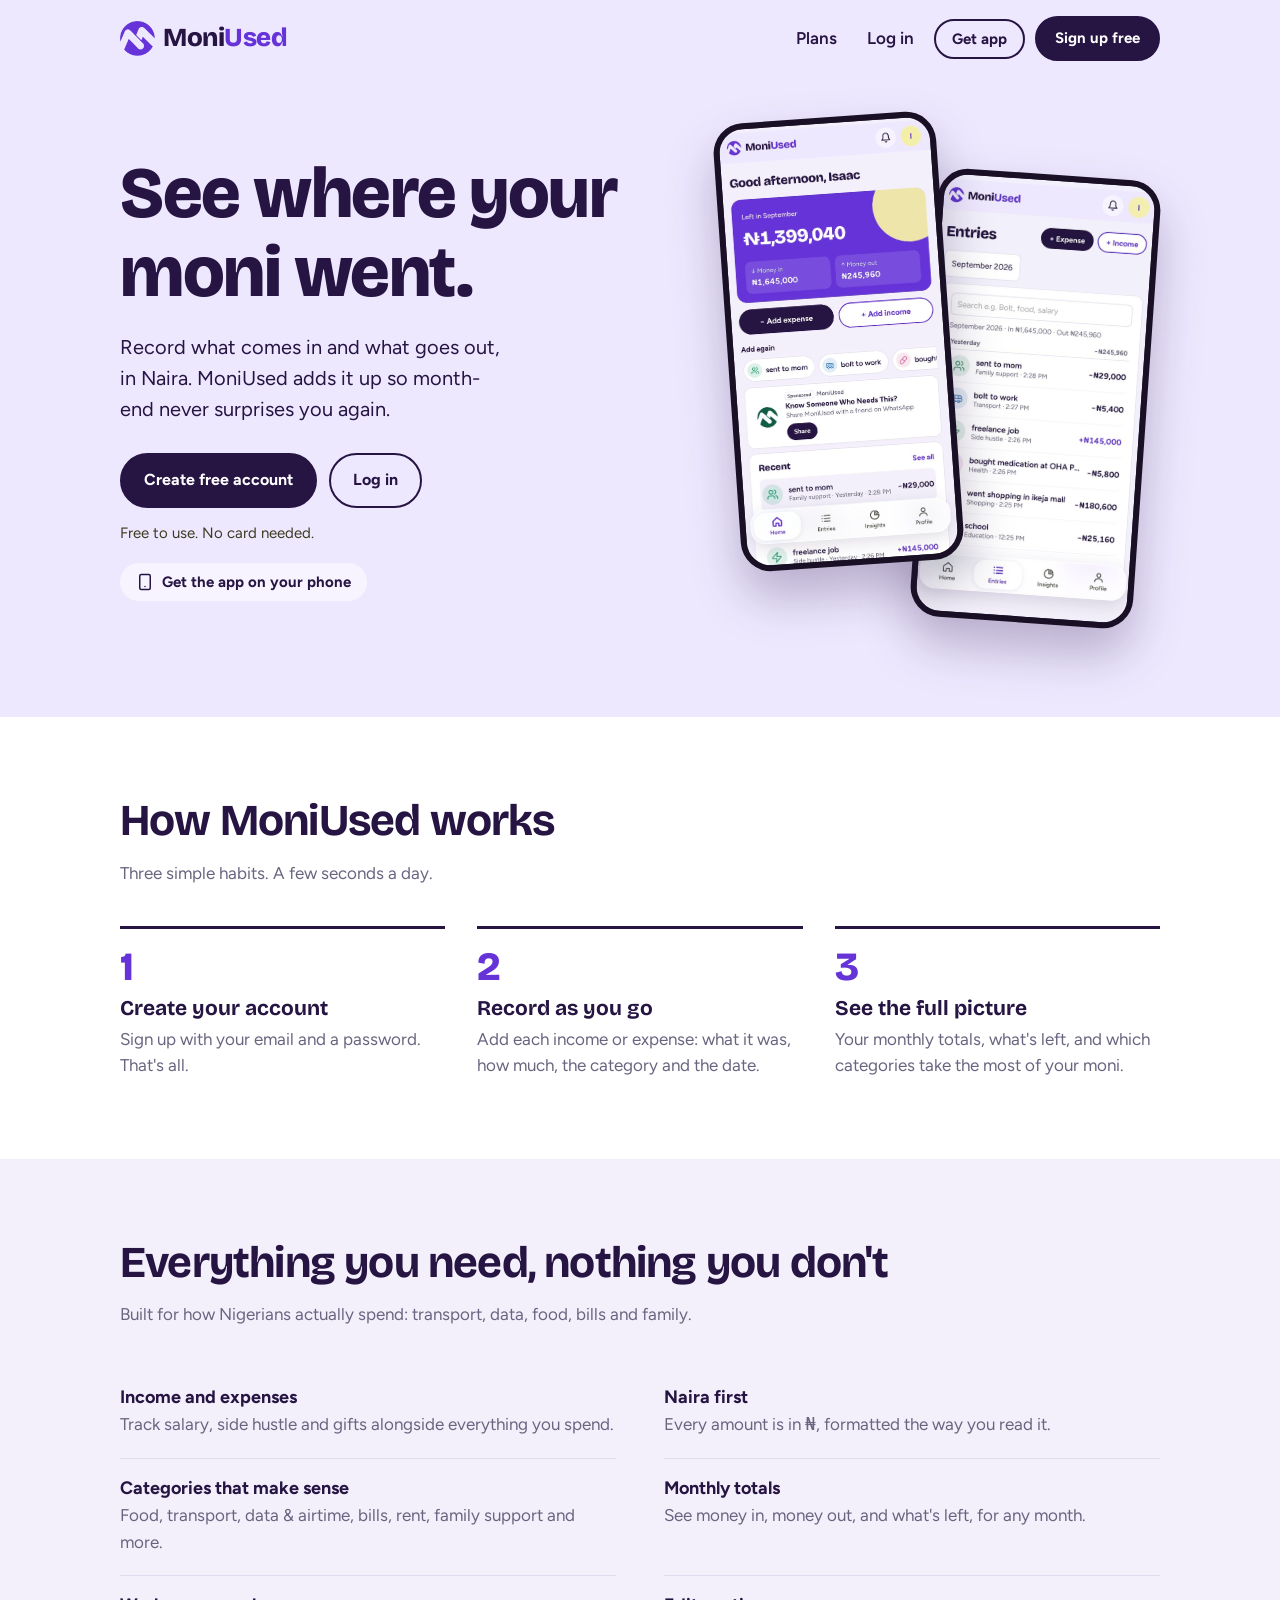
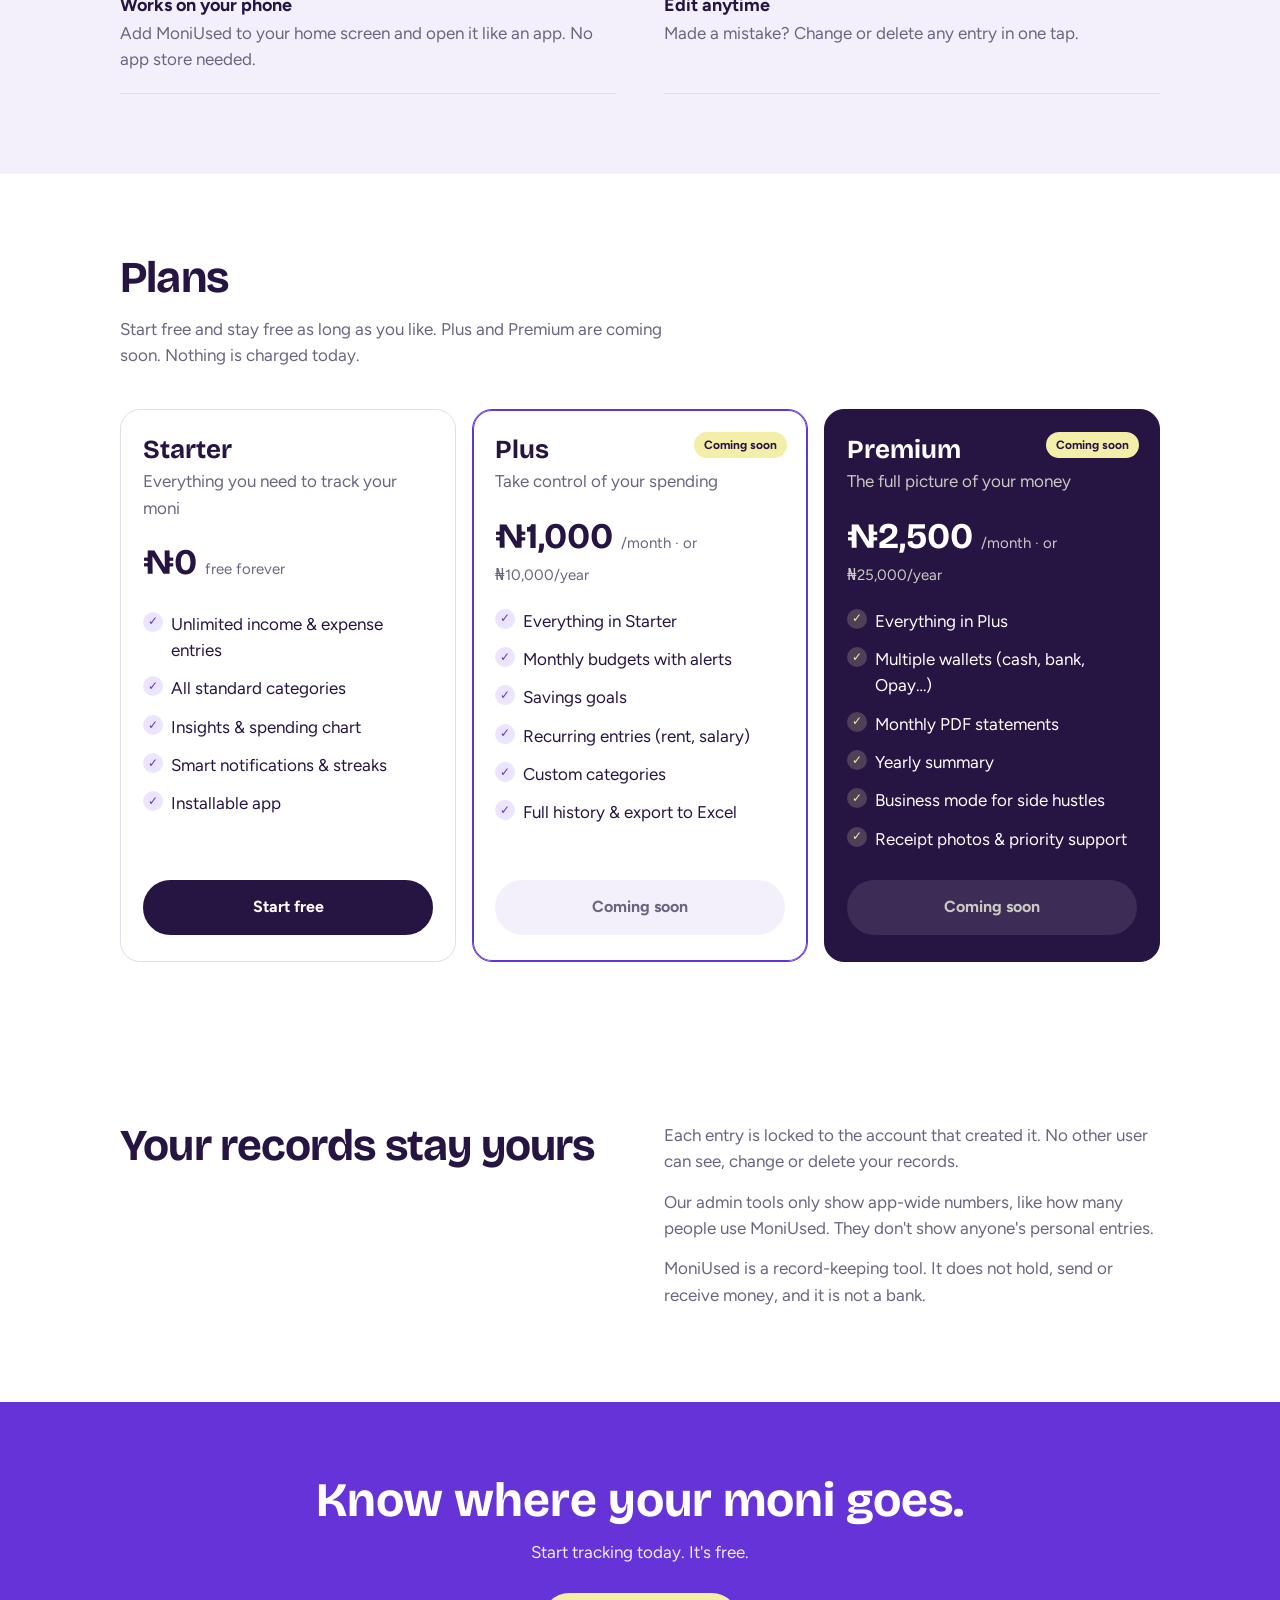
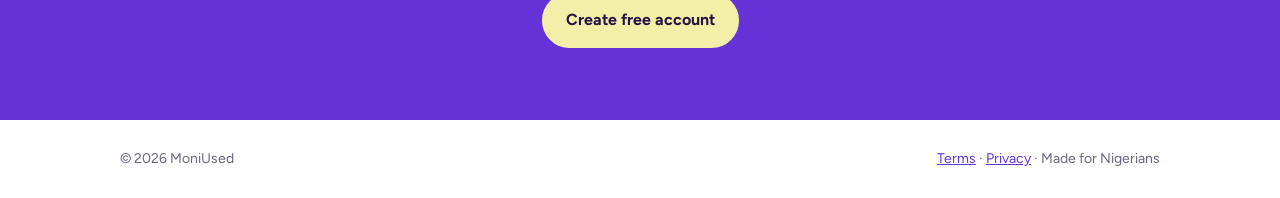
<file: index.html>
<!DOCTYPE html>
<html lang="en">
<head>
  <meta charset="UTF-8">
  <meta name="viewport" content="width=device-width, initial-scale=1">
  <title>MoniUsed – Free Expense Tracker for Nigerians | Track Your Naira Spending</title>
  <meta name="description" content="MoniUsed is a free expense tracker for Nigerians. Record your income and spending in Naira and see where your money goes every month.">
  <link rel="canonical" href="https://www.moniused.com/">
  <meta property="og:type" content="website">
  <meta property="og:site_name" content="MoniUsed">
  <meta property="og:title" content="MoniUsed – See where your moni went">
  <meta property="og:description" content="Free expense tracker for Nigerians. Track your income and spending in Naira and see where your money goes.">
  <meta property="og:url" content="https://www.moniused.com/">
  <meta property="og:image" content="https://www.moniused.com/og-image.png">
  <meta property="og:image:width" content="1200">
  <meta property="og:image:height" content="630">
  <meta name="twitter:card" content="summary_large_image">
  <meta name="twitter:title" content="MoniUsed – See where your moni went">
  <meta name="twitter:description" content="Free expense tracker for Nigerians. Track your income and spending in Naira and see where your money goes.">
  <meta name="twitter:image" content="https://www.moniused.com/og-image.png">
  <script type="application/ld+json">
  {"@context":"https://schema.org","@type":"SoftwareApplication","name":"MoniUsed","url":"https://www.moniused.com/",
   "applicationCategory":"FinanceApplication","operatingSystem":"Web, iOS, Android",
   "description":"Free expense tracker for Nigerians. Record income and spending in Naira and see where your money goes.",
   "offers":{"@type":"Offer","price":"0","priceCurrency":"NGN"}}
  </script>
  <meta name="theme-color" content="#eee8ff">
  <link rel="stylesheet" href="style.css">
  <link rel="manifest" href="manifest.json">
  <link rel="icon" href="favicon.png" type="image/png">
  <link rel="icon" href="favicon.ico" sizes="any">
  <link rel="apple-touch-icon" href="apple-touch-icon.png">
  <script>if ('serviceWorker' in navigator) navigator.serviceWorker.register('/sw.js');</script>
  <style>
    .nav .get-app { padding: 9px 16px; font-size: 15px; }
    .app-link {
      display: inline-flex; align-items: center; gap: 8px; margin-top: 18px;
      background: rgba(255,255,255,.55); border: 0; border-radius: 999px; padding: 10px 16px;
      font-family: var(--body); font-size: 15px; font-weight: 700; color: var(--ink); cursor: pointer;
    }
    .app-link:hover { background: rgba(255,255,255,.85); }
    .hero-phones { position: relative; width: 100%; max-width: 420px; justify-self: center; aspect-ratio: 420 / 520; }
    .hero-phones .ph {
      position: absolute; width: 53%; aspect-ratio: 540 / 1090; border-radius: 30px; background: #1a1026; padding: 6px;
      box-shadow: 0 26px 50px rgba(38, 20, 67, .28);
    }
    .hero-phones img { width: 100%; height: 100%; object-fit: cover; object-position: top; border-radius: 24px; display: block; }
    .hero-phones .one { left: 0; top: 0; transform: rotate(-4deg); z-index: 2; }
    .hero-phones .two { right: 0; top: 11%; transform: rotate(4deg); }
    @media (max-width: 480px) { .nav .get-app { display: none; } }
  </style>
</head>
<body>

  <header class="site-header">
    <div class="wrap">
      <a href="/" class="logo"><img src="logo-mark.png" class="logo-mark" alt="">Moni<span>Used</span></a>
      <nav class="nav">
        <a href="#plans" class="link">Plans</a>
        <a href="/auth" class="link">Log in</a>
        <button type="button" class="btn btn-light get-app" onclick="MoniInstall.show()">Get app</button>
        <a href="/auth?mode=signup" class="btn btn-dark">Sign up free</a>
      </nav>
    </div>
  </header>

  <main>
    <!-- HERO -->
    <section class="hero">
      <div class="wrap">
        <div>
          <h1>See where your moni went.</h1>
          <p class="lead">Record what comes in and what goes out, in Naira. MoniUsed adds it up so month-end never surprises you again.</p>
          <div class="actions">
            <a href="/auth?mode=signup" class="btn btn-dark">Create free account</a>
            <a href="/auth" class="btn btn-light">Log in</a>
          </div>
          <p class="note">Free to use. No card needed.</p>
          <button type="button" class="app-link" onclick="MoniInstall.show()"><svg class="ico ico-inline" viewBox="0 0 24 24" aria-hidden="true"><rect width="14" height="20" x="5" y="2" rx="2" ry="2"/><path d="M12 18h.01"/></svg> Get the app on your phone</button>
        </div>

        <div class="hero-phones" aria-label="MoniUsed app screens">
          <div class="ph one"><img src="hero-home.jpg" alt="MoniUsed home screen showing money left this month, money in and money out" width="540" height="1105"></div>
          <div class="ph two"><img src="hero-entries.jpg" alt="MoniUsed entries screen listing expenses and income by day" width="540" height="1068" loading="lazy"></div>
        </div>
      </div>
    </section>

    <!-- HOW IT WORKS -->
    <section class="block">
      <div class="wrap">
        <h2>How MoniUsed works</h2>
        <p class="intro">Three simple habits. A few seconds a day.</p>
        <ol class="steps">
          <li>
            <h3>Create your account</h3>
            <p>Sign up with your email and a password. That's all.</p>
          </li>
          <li>
            <h3>Record as you go</h3>
            <p>Add each income or expense: what it was, how much, the category and the date.</p>
          </li>
          <li>
            <h3>See the full picture</h3>
            <p>Your monthly totals, what's left, and which categories take the most of your moni.</p>
          </li>
        </ol>
      </div>
    </section>

    <!-- FEATURES -->
    <section class="block features-area">
      <div class="wrap">
        <h2>Everything you need, nothing you don't</h2>
        <p class="intro">Built for how Nigerians actually spend: transport, data, food, bills and family.</p>
        <div class="features">
          <div class="feature">
            <h3>Income and expenses</h3>
            <p>Track salary, side hustle and gifts alongside everything you spend.</p>
          </div>
          <div class="feature">
            <h3>Naira first</h3>
            <p>Every amount is in ₦, formatted the way you read it.</p>
          </div>
          <div class="feature">
            <h3>Categories that make sense</h3>
            <p>Food, transport, data &amp; airtime, bills, rent, family support and more.</p>
          </div>
          <div class="feature">
            <h3>Monthly totals</h3>
            <p>See money in, money out, and what's left, for any month.</p>
          </div>
          <div class="feature">
            <h3>Works on your phone</h3>
            <p>Add MoniUsed to your home screen and open it like an app. No app store needed.</p>
          </div>
          <div class="feature">
            <h3>Edit anytime</h3>
            <p>Made a mistake? Change or delete any entry in one tap.</p>
          </div>
        </div>
      </div>
    </section>

    <!-- PLANS -->
    <section class="block" id="plans">
      <div class="wrap">
        <h2>Plans</h2>
        <p class="intro">Start free and stay free as long as you like. Plus and Premium are coming soon. Nothing is charged today.</p>
        <div class="plans">
          <div class="plan">
            <h3>Starter</h3>
            <p class="plan-tag">Everything you need to track your moni</p>
            <p class="plan-price"><strong>₦0</strong> free forever</p>
            <ul>
              <li>Unlimited income &amp; expense entries</li>
              <li>All standard categories</li>
              <li>Insights &amp; spending chart</li>
              <li>Smart notifications &amp; streaks</li>
              <li>Installable app</li>
            </ul>
            <a href="/auth?mode=signup" class="btn btn-dark">Start free</a>
          </div>
          <div class="plan featured">
            <span class="soon">Coming soon</span>
            <h3>Plus</h3>
            <p class="plan-tag">Take control of your spending</p>
            <p class="plan-price"><strong>₦1,000</strong> /month · or ₦10,000/year</p>
            <ul>
              <li>Everything in Starter</li>
              <li>Monthly budgets with alerts</li>
              <li>Savings goals</li>
              <li>Recurring entries (rent, salary)</li>
              <li>Custom categories</li>
              <li>Full history &amp; export to Excel</li>
            </ul>
            <span class="btn btn-soon">Coming soon</span>
          </div>
          <div class="plan dark">
            <span class="soon">Coming soon</span>
            <h3>Premium</h3>
            <p class="plan-tag">The full picture of your money</p>
            <p class="plan-price"><strong>₦2,500</strong> /month · or ₦25,000/year</p>
            <ul>
              <li>Everything in Plus</li>
              <li>Multiple wallets (cash, bank, Opay…)</li>
              <li>Monthly PDF statements</li>
              <li>Yearly summary</li>
              <li>Business mode for side hustles</li>
              <li>Receipt photos &amp; priority support</li>
            </ul>
            <span class="btn btn-soon">Coming soon</span>
          </div>
        </div>
      </div>
    </section>

    <!-- PRIVACY -->
    <section class="block">
      <div class="wrap privacy">
        <h2>Your records stay yours</h2>
        <div>
          <p>Each entry is locked to the account that created it. No other user can see, change or delete your records.</p>
          <p>Our admin tools only show app-wide numbers, like how many people use MoniUsed. They don't show anyone's personal entries.</p>
          <p>MoniUsed is a record-keeping tool. It does not hold, send or receive money, and it is not a bank.</p>
        </div>
      </div>
    </section>

    <!-- FINAL CTA -->
    <section class="cta-band">
      <div class="wrap">
        <h2>Know where your moni goes.</h2>
        <p>Start tracking today. It's free.</p>
        <a href="/auth?mode=signup" class="btn btn-dark">Create free account</a>
      </div>
    </section>
  </main>

  <footer class="site-footer">
    <div class="wrap">
      <span>© <span id="year"></span> MoniUsed</span>
      <span><a href="/terms">Terms</a> · <a href="/privacy">Privacy</a> · Made for Nigerians</span>
    </div>
  </footer>

  <script src="install.js?v=2"></script>
  <script>
    document.getElementById('year').textContent = new Date().getFullYear();
  </script>
  <script>window.supabase = window.supabase || { createClient: () => null };</script>
  <script src="config.js"></script>
  <script src="track.js" defer></script>
</body>
</html>
</file>
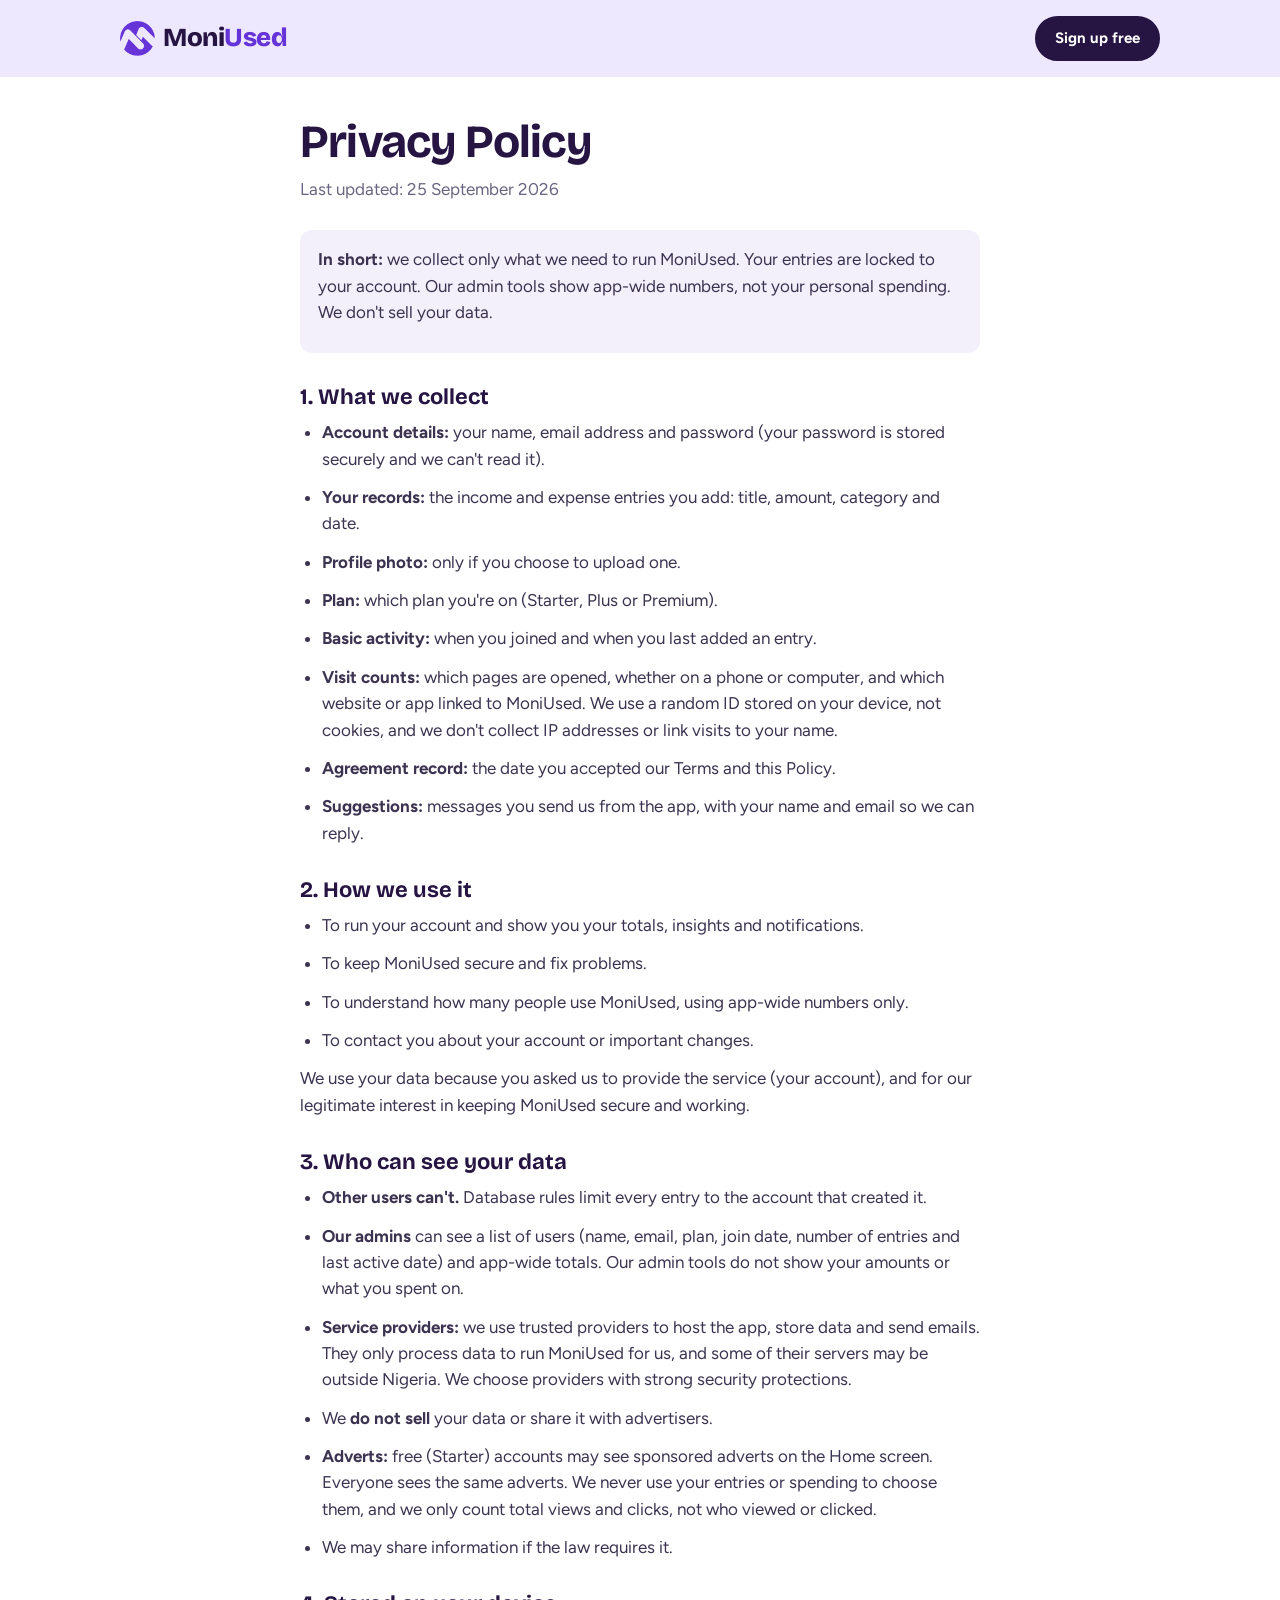
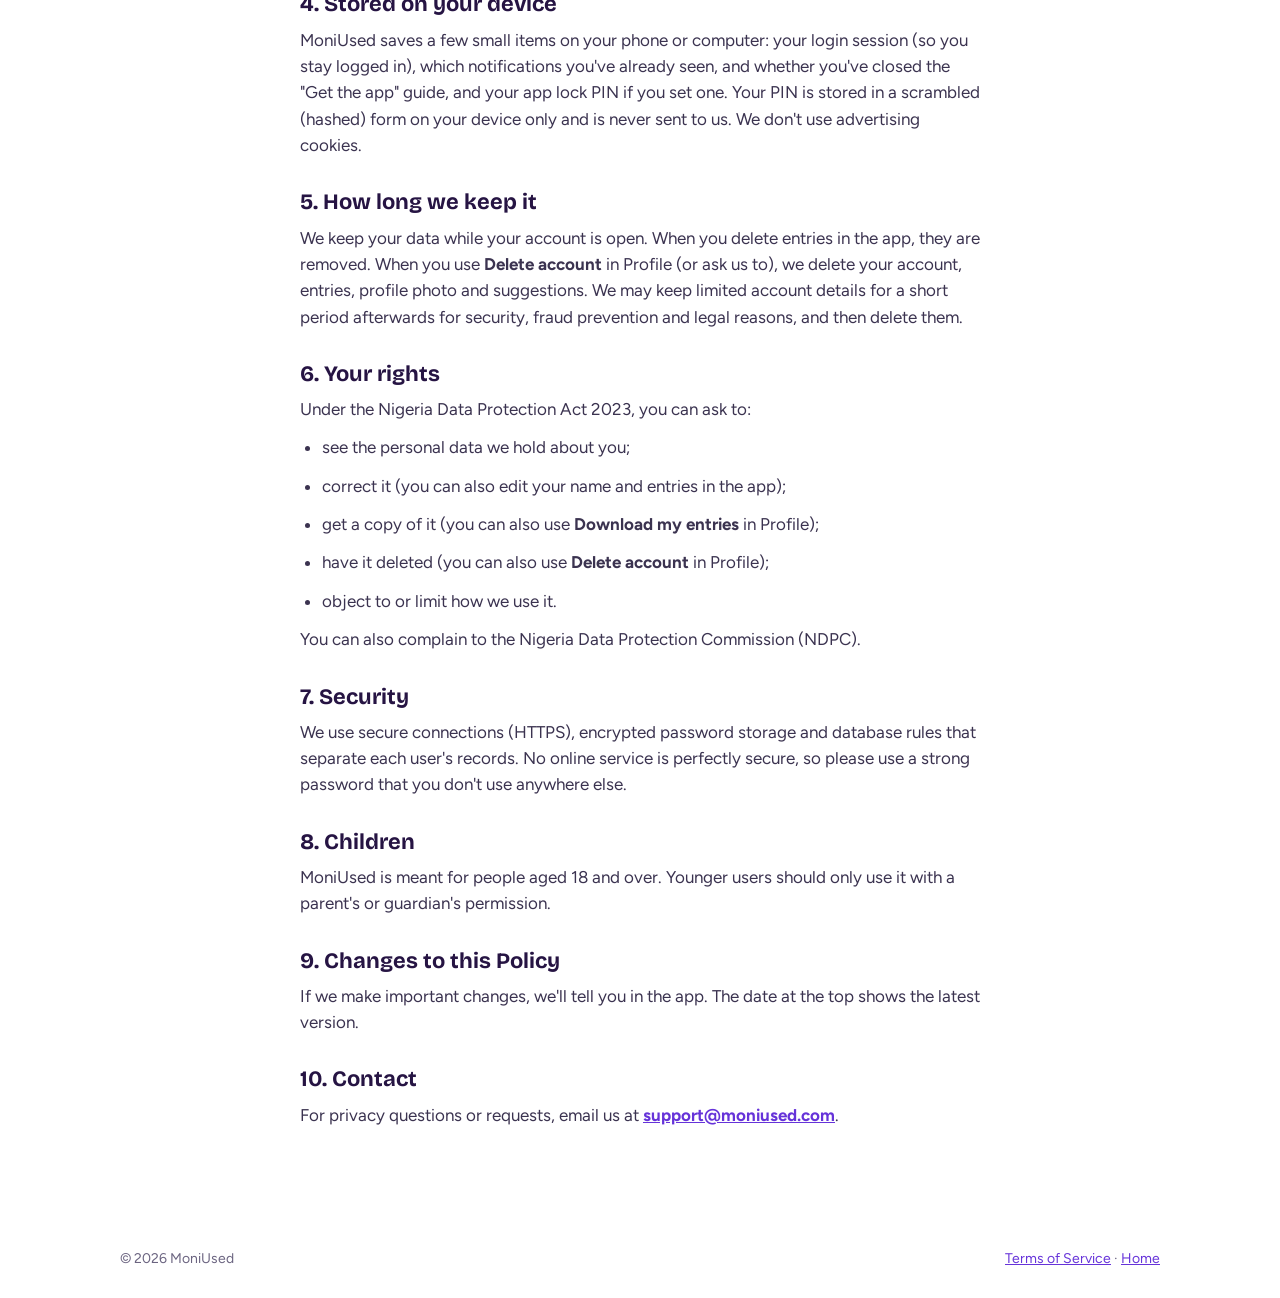
<file: privacy.html>
<!DOCTYPE html>
<html lang="en">
<head>
  <meta charset="UTF-8">
  <meta name="viewport" content="width=device-width, initial-scale=1">
  <title>Privacy Policy — MoniUsed</title>
  <meta name="theme-color" content="#eee8ff">
  <link rel="stylesheet" href="style.css">
  <link rel="icon" href="favicon.png" type="image/png">
  <link rel="icon" href="favicon.ico" sizes="any">
  <style>
    .legal { max-width: 720px; padding-top: 40px; padding-bottom: 80px; }
    .legal h1 { font-size: clamp(32px, 5vw, 46px); letter-spacing: -0.8px; margin-bottom: 8px; }
    .legal .updated { color: var(--muted); margin-bottom: 28px; }
    .legal h2 { font-size: 22px; margin: 32px 0 10px; }
    .legal p, .legal li { color: #3b3350; margin-bottom: 12px; }
    .legal ul { padding-left: 22px; }
    .legal .box { background: var(--soft); border-radius: 12px; padding: 16px 18px; margin: 20px 0; }
  </style>
</head>
<body>
  <header class="site-header">
    <div class="wrap">
      <a href="/" class="logo"><img src="logo-mark.png" class="logo-mark" alt="">Moni<span>Used</span></a>
      <nav class="nav"><a href="/auth?mode=signup" class="btn btn-dark">Sign up free</a></nav>
    </div>
  </header>

  <main class="wrap legal">
    <h1>Privacy Policy</h1>
    <p class="updated">Last updated: 25 September 2026</p>

    <div class="box">
      <p><b>In short:</b> we collect only what we need to run MoniUsed. Your entries are locked to your account. Our admin tools show app-wide numbers, not your personal spending. We don't sell your data.</p>
    </div>

    <h2>1. What we collect</h2>
    <ul>
      <li><b>Account details:</b> your name, email address and password (your password is stored securely and we can't read it).</li>
      <li><b>Your records:</b> the income and expense entries you add: title, amount, category and date.</li>
      <li><b>Profile photo:</b> only if you choose to upload one.</li>
      <li><b>Plan:</b> which plan you're on (Starter, Plus or Premium).</li>
      <li><b>Basic activity:</b> when you joined and when you last added an entry.</li>
      <li><b>Visit counts:</b> which pages are opened, whether on a phone or computer, and which website or app linked to MoniUsed. We use a random ID stored on your device, not cookies, and we don't collect IP addresses or link visits to your name.</li>
      <li><b>Agreement record:</b> the date you accepted our Terms and this Policy.</li>
      <li><b>Suggestions:</b> messages you send us from the app, with your name and email so we can reply.</li>
    </ul>

    <h2>2. How we use it</h2>
    <ul>
      <li>To run your account and show you your totals, insights and notifications.</li>
      <li>To keep MoniUsed secure and fix problems.</li>
      <li>To understand how many people use MoniUsed, using app-wide numbers only.</li>
      <li>To contact you about your account or important changes.</li>
    </ul>
    <p>We use your data because you asked us to provide the service (your account), and for our legitimate interest in keeping MoniUsed secure and working.</p>

    <h2>3. Who can see your data</h2>
    <ul>
      <li><b>Other users can't.</b> Database rules limit every entry to the account that created it.</li>
      <li><b>Our admins</b> can see a list of users (name, email, plan, join date, number of entries and last active date) and app-wide totals. Our admin tools do not show your amounts or what you spent on.</li>
      <li><b>Service providers:</b> we use trusted providers to host the app, store data and send emails. They only process data to run MoniUsed for us, and some of their servers may be outside Nigeria. We choose providers with strong security protections.</li>
      <li>We <b>do not sell</b> your data or share it with advertisers.</li>
      <li><b>Adverts:</b> free (Starter) accounts may see sponsored adverts on the Home screen. Everyone sees the same adverts. We never use your entries or spending to choose them, and we only count total views and clicks, not who viewed or clicked.</li>
      <li>We may share information if the law requires it.</li>
    </ul>

    <h2>4. Stored on your device</h2>
    <p>MoniUsed saves a few small items on your phone or computer: your login session (so you stay logged in), which notifications you've already seen, and whether you've closed the "Get the app" guide, and your app lock PIN if you set one. Your PIN is stored in a scrambled (hashed) form on your device only and is never sent to us. We don't use advertising cookies.</p>

    <h2>5. How long we keep it</h2>
    <p>We keep your data while your account is open. When you delete entries in the app, they are removed. When you use <b>Delete account</b> in Profile (or ask us to), we delete your account, entries, profile photo and suggestions. We may keep limited account details for a short period afterwards for security, fraud prevention and legal reasons, and then delete them.</p>

    <h2>6. Your rights</h2>
    <p>Under the Nigeria Data Protection Act 2023, you can ask to:</p>
    <ul>
      <li>see the personal data we hold about you;</li>
      <li>correct it (you can also edit your name and entries in the app);</li>
      <li>get a copy of it (you can also use <b>Download my entries</b> in Profile);</li>
      <li>have it deleted (you can also use <b>Delete account</b> in Profile);</li>
      <li>object to or limit how we use it.</li>
    </ul>
    <p>You can also complain to the Nigeria Data Protection Commission (NDPC).</p>

    <h2>7. Security</h2>
    <p>We use secure connections (HTTPS), encrypted password storage and database rules that separate each user's records. No online service is perfectly secure, so please use a strong password that you don't use anywhere else.</p>

    <h2>8. Children</h2>
    <p>MoniUsed is meant for people aged 18 and over. Younger users should only use it with a parent's or guardian's permission.</p>

    <h2>9. Changes to this Policy</h2>
    <p>If we make important changes, we'll tell you in the app. The date at the top shows the latest version.</p>

    <h2>10. Contact</h2>
    <p>For privacy questions or requests, email us at <a href="mailto:support@moniused.com"><b>support@moniused.com</b></a>.</p>
  </main>

  <footer class="site-footer">
    <div class="wrap">
      <span>© 2026 MoniUsed</span>
      <span><a href="/terms">Terms of Service</a> · <a href="/">Home</a></span>
    </div>
  </footer>
  <script>window.supabase = window.supabase || { createClient: () => null };</script>
  <script src="config.js"></script>
  <script src="track.js" defer></script>
</body>
</html>
</file>
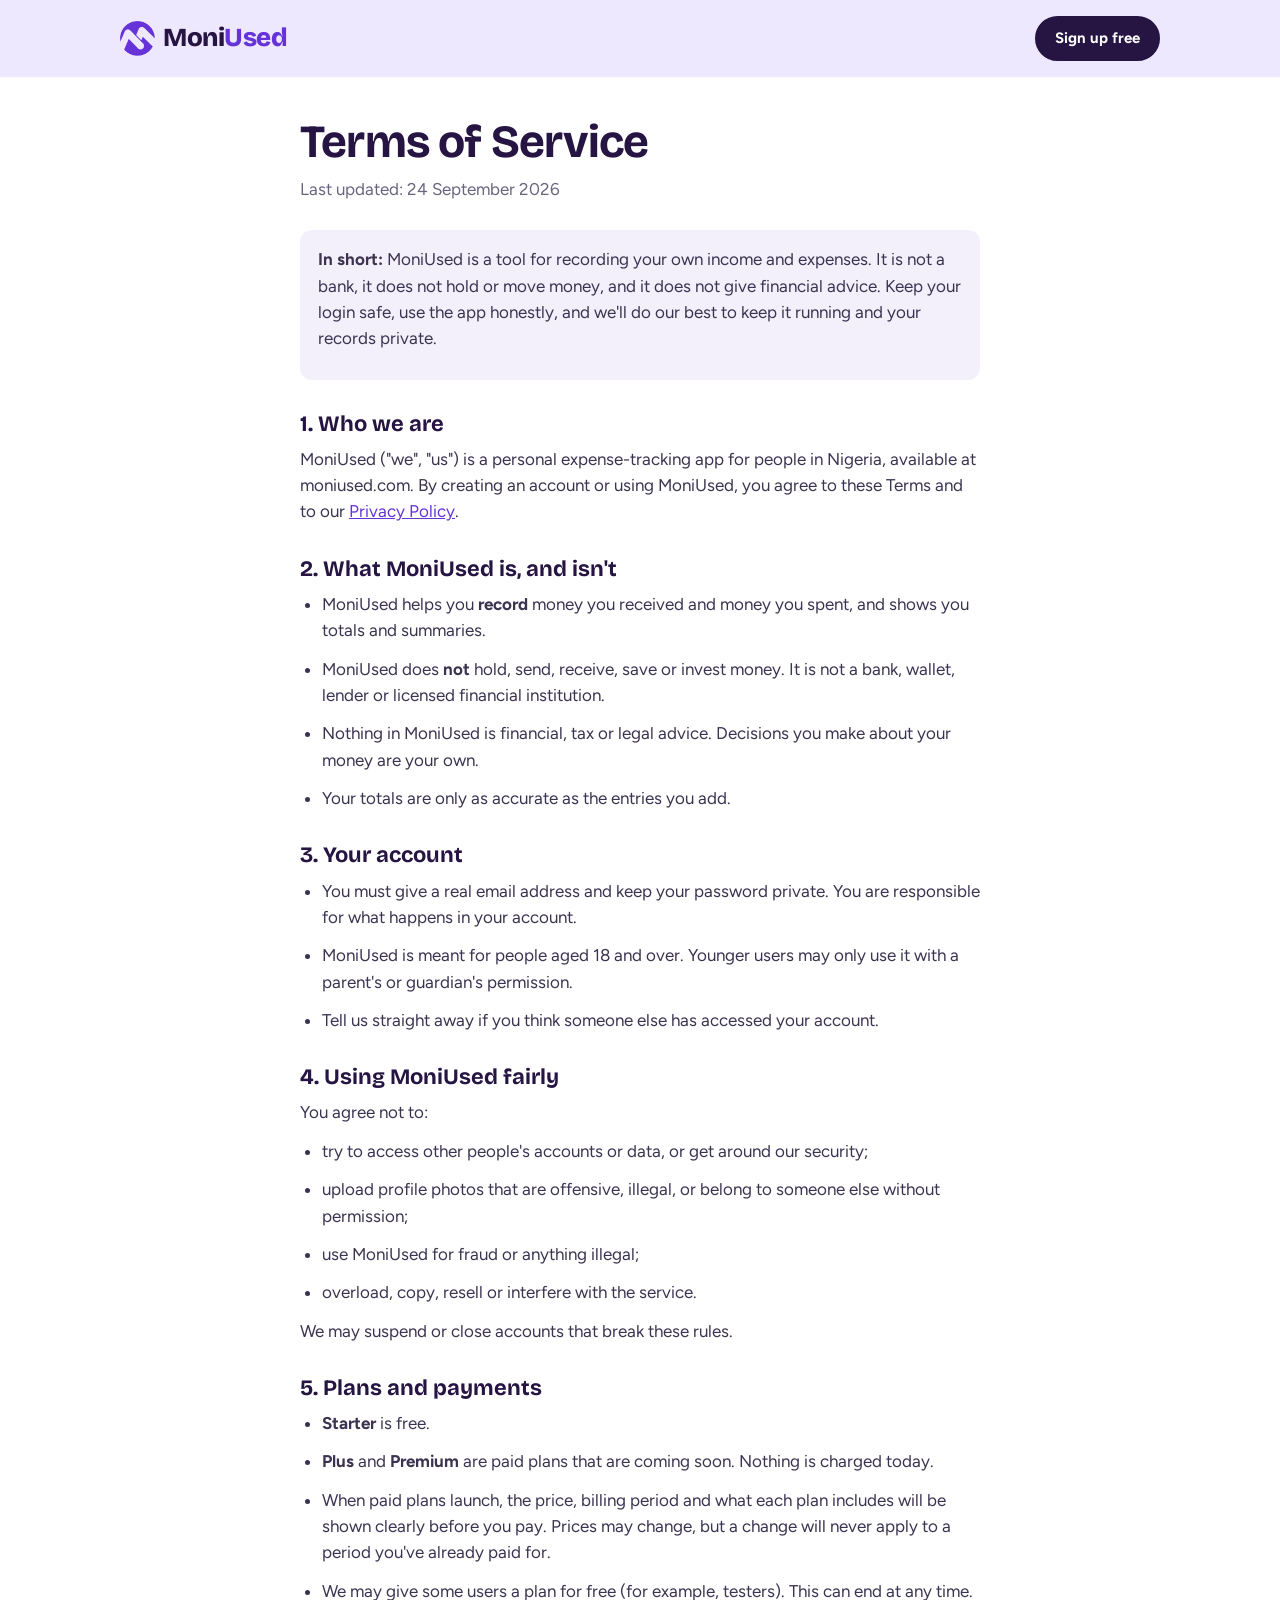
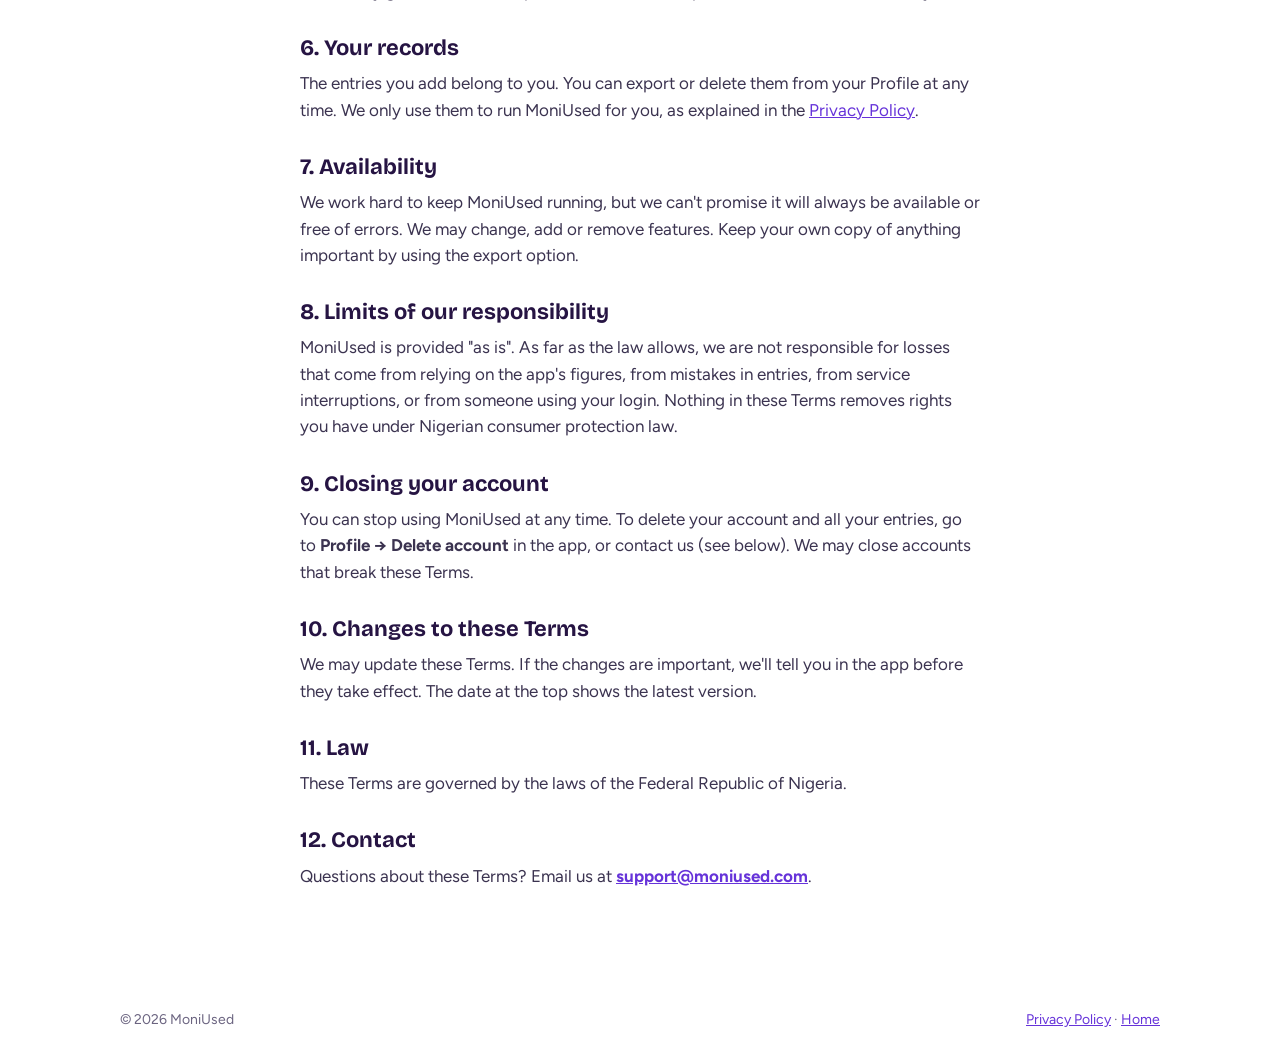
<file: terms.html>
<!DOCTYPE html>
<html lang="en">
<head>
  <meta charset="UTF-8">
  <meta name="viewport" content="width=device-width, initial-scale=1">
  <title>Terms of Service — MoniUsed</title>
  <meta name="theme-color" content="#eee8ff">
  <link rel="stylesheet" href="style.css">
  <link rel="icon" href="favicon.png" type="image/png">
  <link rel="icon" href="favicon.ico" sizes="any">
  <style>
    .legal { max-width: 720px; padding-top: 40px; padding-bottom: 80px; }
    .legal h1 { font-size: clamp(32px, 5vw, 46px); letter-spacing: -0.8px; margin-bottom: 8px; }
    .legal .updated { color: var(--muted); margin-bottom: 28px; }
    .legal h2 { font-size: 22px; margin: 32px 0 10px; }
    .legal p, .legal li { color: #3b3350; margin-bottom: 12px; }
    .legal ul { padding-left: 22px; }
    .legal .box { background: var(--soft); border-radius: 12px; padding: 16px 18px; margin: 20px 0; }
  </style>
</head>
<body>
  <header class="site-header">
    <div class="wrap">
      <a href="/" class="logo"><img src="logo-mark.png" class="logo-mark" alt="">Moni<span>Used</span></a>
      <nav class="nav"><a href="/auth?mode=signup" class="btn btn-dark">Sign up free</a></nav>
    </div>
  </header>

  <main class="wrap legal">
    <h1>Terms of Service</h1>
    <p class="updated">Last updated: 24 September 2026</p>

    <div class="box">
      <p><b>In short:</b> MoniUsed is a tool for recording your own income and expenses. It is not a bank, it does not hold or move money, and it does not give financial advice. Keep your login safe, use the app honestly, and we'll do our best to keep it running and your records private.</p>
    </div>

    <h2>1. Who we are</h2>
    <p>MoniUsed ("we", "us") is a personal expense-tracking app for people in Nigeria, available at moniused.com. By creating an account or using MoniUsed, you agree to these Terms and to our <a href="/privacy">Privacy Policy</a>.</p>

    <h2>2. What MoniUsed is, and isn't</h2>
    <ul>
      <li>MoniUsed helps you <b>record</b> money you received and money you spent, and shows you totals and summaries.</li>
      <li>MoniUsed does <b>not</b> hold, send, receive, save or invest money. It is not a bank, wallet, lender or licensed financial institution.</li>
      <li>Nothing in MoniUsed is financial, tax or legal advice. Decisions you make about your money are your own.</li>
      <li>Your totals are only as accurate as the entries you add.</li>
    </ul>

    <h2>3. Your account</h2>
    <ul>
      <li>You must give a real email address and keep your password private. You are responsible for what happens in your account.</li>
      <li>MoniUsed is meant for people aged 18 and over. Younger users may only use it with a parent's or guardian's permission.</li>
      <li>Tell us straight away if you think someone else has accessed your account.</li>
    </ul>

    <h2>4. Using MoniUsed fairly</h2>
    <p>You agree not to:</p>
    <ul>
      <li>try to access other people's accounts or data, or get around our security;</li>
      <li>upload profile photos that are offensive, illegal, or belong to someone else without permission;</li>
      <li>use MoniUsed for fraud or anything illegal;</li>
      <li>overload, copy, resell or interfere with the service.</li>
    </ul>
    <p>We may suspend or close accounts that break these rules.</p>

    <h2>5. Plans and payments</h2>
    <ul>
      <li><b>Starter</b> is free.</li>
      <li><b>Plus</b> and <b>Premium</b> are paid plans that are coming soon. Nothing is charged today.</li>
      <li>When paid plans launch, the price, billing period and what each plan includes will be shown clearly before you pay. Prices may change, but a change will never apply to a period you've already paid for.</li>
      <li>We may give some users a plan for free (for example, testers). This can end at any time.</li>
    </ul>

    <h2>6. Your records</h2>
    <p>The entries you add belong to you. You can export or delete them from your Profile at any time. We only use them to run MoniUsed for you, as explained in the <a href="/privacy">Privacy Policy</a>.</p>

    <h2>7. Availability</h2>
    <p>We work hard to keep MoniUsed running, but we can't promise it will always be available or free of errors. We may change, add or remove features. Keep your own copy of anything important by using the export option.</p>

    <h2>8. Limits of our responsibility</h2>
    <p>MoniUsed is provided "as is". As far as the law allows, we are not responsible for losses that come from relying on the app's figures, from mistakes in entries, from service interruptions, or from someone using your login. Nothing in these Terms removes rights you have under Nigerian consumer protection law.</p>

    <h2>9. Closing your account</h2>
    <p>You can stop using MoniUsed at any time. To delete your account and all your entries, go to <b>Profile → Delete account</b> in the app, or contact us (see below). We may close accounts that break these Terms.</p>

    <h2>10. Changes to these Terms</h2>
    <p>We may update these Terms. If the changes are important, we'll tell you in the app before they take effect. The date at the top shows the latest version.</p>

    <h2>11. Law</h2>
    <p>These Terms are governed by the laws of the Federal Republic of Nigeria.</p>

    <h2>12. Contact</h2>
    <p>Questions about these Terms? Email us at <a href="mailto:support@moniused.com"><b>support@moniused.com</b></a>.</p>
  </main>

  <footer class="site-footer">
    <div class="wrap">
      <span>© 2026 MoniUsed</span>
      <span><a href="/privacy">Privacy Policy</a> · <a href="/">Home</a></span>
    </div>
  </footer>
  <script>window.supabase = window.supabase || { createClient: () => null };</script>
  <script src="config.js"></script>
  <script src="track.js" defer></script>
</body>
</html>
</file>
<file: style.css>
/* MoniUsed - shared styles */
@import url('https://fonts.googleapis.com/css2?family=Bricolage+Grotesque:opsz,wght@12..96,600;12..96,800&family=Figtree:wght@400;500;600;700&display=swap');

:root {
  /* Violet + soft lemon theme.
     (Variable names kept from the old theme so nothing breaks:
      --green is now the main violet, --yellow is the light lavender background.) */
  --ink: #261443;
  --muted: #6b6480;
  --paper: #ffffff;
  --soft: #f3f0fb;
  --line: #e2dcf0;
  --green: #6633d9;
  --green-dark: #4e22b5;
  --yellow: #eee8ff;
  --lemon: #f4efa8;
  --tint: #ece5ff;
  --red: #b3261e;
  --radius: 12px;
  --head: 'Bricolage Grotesque', 'Arial Black', sans-serif;
  --body: 'Figtree', system-ui, -apple-system, 'Segoe UI', sans-serif;
}

* { box-sizing: border-box; margin: 0; padding: 0; }

body {
  font-family: var(--body);
  color: var(--ink);
  background: var(--paper);
  line-height: 1.55;
  font-size: 17px;
}

img { max-width: 100%; }
a { color: var(--green); }

:focus-visible { outline: 3px solid var(--green); outline-offset: 2px; }

.wrap { width: 100%; max-width: 1080px; margin: 0 auto; padding: 0 20px; }

h1, h2, h3 { font-family: var(--head); line-height: 1.1; }

/* Buttons */
.btn {
  display: inline-block;
  padding: 13px 22px;
  border-radius: 999px;
  font-weight: 700;
  font-size: 16px;
  text-decoration: none;
  border: 2px solid var(--ink);
  cursor: pointer;
  font-family: var(--body);
}
.btn-dark { background: var(--ink); color: #fff; }
.btn-dark:hover { background: var(--green-dark); border-color: var(--green-dark); }
.btn-light { background: transparent; color: var(--ink); }
.btn-light:hover { background: rgba(0,0,0,.06); }

/* Header */
.site-header { background: var(--yellow); }
.site-header .wrap {
  display: flex; align-items: center; justify-content: space-between;
  padding-top: 16px; padding-bottom: 16px;
}
.logo {
  font-family: var(--head); font-weight: 800; font-size: 26px;
  color: var(--ink); text-decoration: none; letter-spacing: -0.5px;
}
.logo span { color: var(--green); }
.logo { display: inline-flex; align-items: center; }
.logo-mark { width: 1.35em; height: 1.35em; flex: 0 0 auto; margin-right: 8px; }
/* Line icons (replace emojis) */
.ico { width: 20px; height: 20px; fill: none; stroke: currentColor; stroke-width: 2; stroke-linecap: round; stroke-linejoin: round; display: block; flex: 0 0 auto; }
.ico-inline { display: inline-block; vertical-align: -3px; width: 18px; height: 18px; }
.nav { display: flex; gap: 10px; align-items: center; }
.nav a.link { color: var(--ink); font-weight: 600; text-decoration: none; padding: 8px 10px; }
.nav .btn { padding: 9px 18px; font-size: 15px; }

/* Hero */
.hero { background: var(--yellow); padding: 40px 0 80px; }
.hero .wrap {
  display: grid; grid-template-columns: 1.1fr 0.9fr; gap: 48px; align-items: center;
}
.hero h1 { font-size: clamp(40px, 6.5vw, 72px); font-weight: 800; letter-spacing: -1.5px; }
.hero p.lead { font-size: 20px; margin: 20px 0 28px; max-width: 30ch; }
.hero .actions { display: flex; flex-wrap: wrap; gap: 12px; }
.hero .note { margin-top: 14px; font-size: 15px; color: #3d3a22; }

/* Receipt card in hero */
.receipt {
  background: #fff;
  border-radius: 6px;
  padding: 26px 24px 20px;
  box-shadow: 0 18px 40px rgba(38, 20, 67, .18);
  transform: rotate(2deg);
  max-width: 380px;
  justify-self: center;
  width: 100%;
}
.receipt h3 { font-size: 20px; }
.receipt .sub { color: var(--muted); font-size: 14px; margin-bottom: 14px; }
.receipt ul { list-style: none; border-top: 2px dashed var(--line); }
.receipt li {
  display: flex; justify-content: space-between; gap: 12px;
  padding: 9px 0; border-bottom: 1px solid var(--soft); font-size: 15px;
}
.receipt li small { display: block; color: var(--muted); font-size: 12.5px; }
.amt { font-variant-numeric: tabular-nums; font-weight: 700; white-space: nowrap; }
.amt.in { color: var(--green); }
.amt.out { color: var(--ink); }
.receipt .totals {
  border-top: 2px dashed var(--line); margin-top: 6px; padding-top: 12px;
  display: grid; grid-template-columns: repeat(3, 1fr); gap: 8px; text-align: center;
}
.receipt .totals div { font-size: 13px; color: var(--muted); }
.receipt .totals strong { display: block; font-size: 16px; color: var(--ink); font-variant-numeric: tabular-nums; }
.receipt .totals .left strong { color: var(--green); }

/* Sections */
section.block { padding: 80px 0; }
section.block h2 { font-size: clamp(30px, 4vw, 44px); letter-spacing: -0.8px; margin-bottom: 14px; }
section.block .intro { color: var(--muted); max-width: 52ch; margin-bottom: 40px; }

/* How it works */
.steps { list-style: none; display: grid; grid-template-columns: repeat(3, 1fr); gap: 32px; counter-reset: step; }
.steps li { counter-increment: step; border-top: 3px solid var(--ink); padding-top: 18px; }
.steps li::before {
  content: counter(step);
  font-family: var(--head); font-weight: 800; font-size: 40px; color: var(--green);
  display: block; line-height: 1; margin-bottom: 10px;
}
.steps h3 { font-size: 21px; margin-bottom: 6px; }
.steps p { color: var(--muted); }

/* Features */
.features-area { background: var(--soft); }
.features { display: grid; grid-template-columns: repeat(2, 1fr); gap: 0 48px; }
.feature { padding: 20px 0; border-bottom: 1px solid var(--line); }
.feature h3 { font-family: var(--body); font-size: 18px; font-weight: 700; margin-bottom: 4px; }
.feature p { color: var(--muted); }

/* Privacy */
.privacy { display: grid; grid-template-columns: 1fr 1fr; gap: 48px; align-items: start; }
.privacy p { color: var(--muted); margin-bottom: 14px; }

/* Final call to action */
.cta-band { background: var(--green); color: #fff; padding: 72px 0; text-align: center; }
.cta-band h2 { font-size: clamp(30px, 4.5vw, 48px); margin-bottom: 12px; }
.cta-band p { opacity: .9; margin-bottom: 28px; }
.cta-band .btn-dark { background: var(--lemon); color: var(--ink); border-color: var(--lemon); }
.cta-band .btn-dark:hover { background: #fff; border-color: #fff; }

/* Footer */
.site-footer { padding: 28px 0; font-size: 14px; color: var(--muted); }
.site-footer .wrap { display: flex; justify-content: space-between; flex-wrap: wrap; gap: 12px; }

/* Plans */
.plans { display: grid; grid-template-columns: repeat(3, 1fr); gap: 16px; align-items: stretch; }
.plan { background: #fff; border: 1.5px solid var(--line); border-radius: 20px; padding: 26px 22px; position: relative; display: flex; flex-direction: column; }
.plan.featured { border-color: var(--green); box-shadow: 0 0 0 1px var(--green) inset; }
.plan.dark { background: var(--ink); color: #fff; border-color: var(--ink); }
.plan h3 { font-size: 26px; }
.plan-tag { color: var(--muted); margin: 4px 0 14px; }
.plan.dark .plan-tag, .plan.dark .plan-price { color: #c9ccc2; }
.plan-price { color: var(--muted); margin-bottom: 14px; font-size: 15px; }
.plan-price strong { font-family: var(--head); font-size: 36px; color: var(--ink); margin-right: 4px; }
.plan.dark .plan-price strong { color: #fff; }
.plan ul { list-style: none; margin-bottom: 22px; flex: 1; }
.plan li { padding: 6px 0 6px 28px; position: relative; }
.plan li::before { content: "✓"; position: absolute; left: 0; top: 7px; width: 20px; height: 20px; border-radius: 50%; background: var(--tint); color: var(--green); font-size: 12px; font-weight: 800; display: grid; place-items: center; }
.plan.dark li::before { background: rgba(244,239,168,.2); color: var(--lemon); }
.plan .btn { text-align: center; }
.btn-soon { background: var(--soft); color: var(--muted); border-color: var(--soft); cursor: default; }
.plan.dark .btn-soon { background: rgba(255,255,255,.1); color: #c9ccc2; border-color: transparent; }
.soon { position: absolute; top: 22px; right: 20px; background: var(--lemon); color: var(--ink); font-size: 12px; font-weight: 700; padding: 4px 10px; border-radius: 999px; }
@media (max-width: 800px) { .plans { grid-template-columns: 1fr; } }

/* Phones */
@media (max-width: 800px) {
  .hero { padding: 20px 0 60px; }
  .hero .wrap, .privacy { grid-template-columns: 1fr; gap: 40px; }
  .receipt { transform: rotate(1deg); }
  .steps, .features { grid-template-columns: 1fr; }
  .nav a.link { display: none; }
  section.block { padding: 60px 0; }
}

@media (prefers-reduced-motion: reduce) {
  * { transition: none !important; animation: none !important; }
}
</file>
